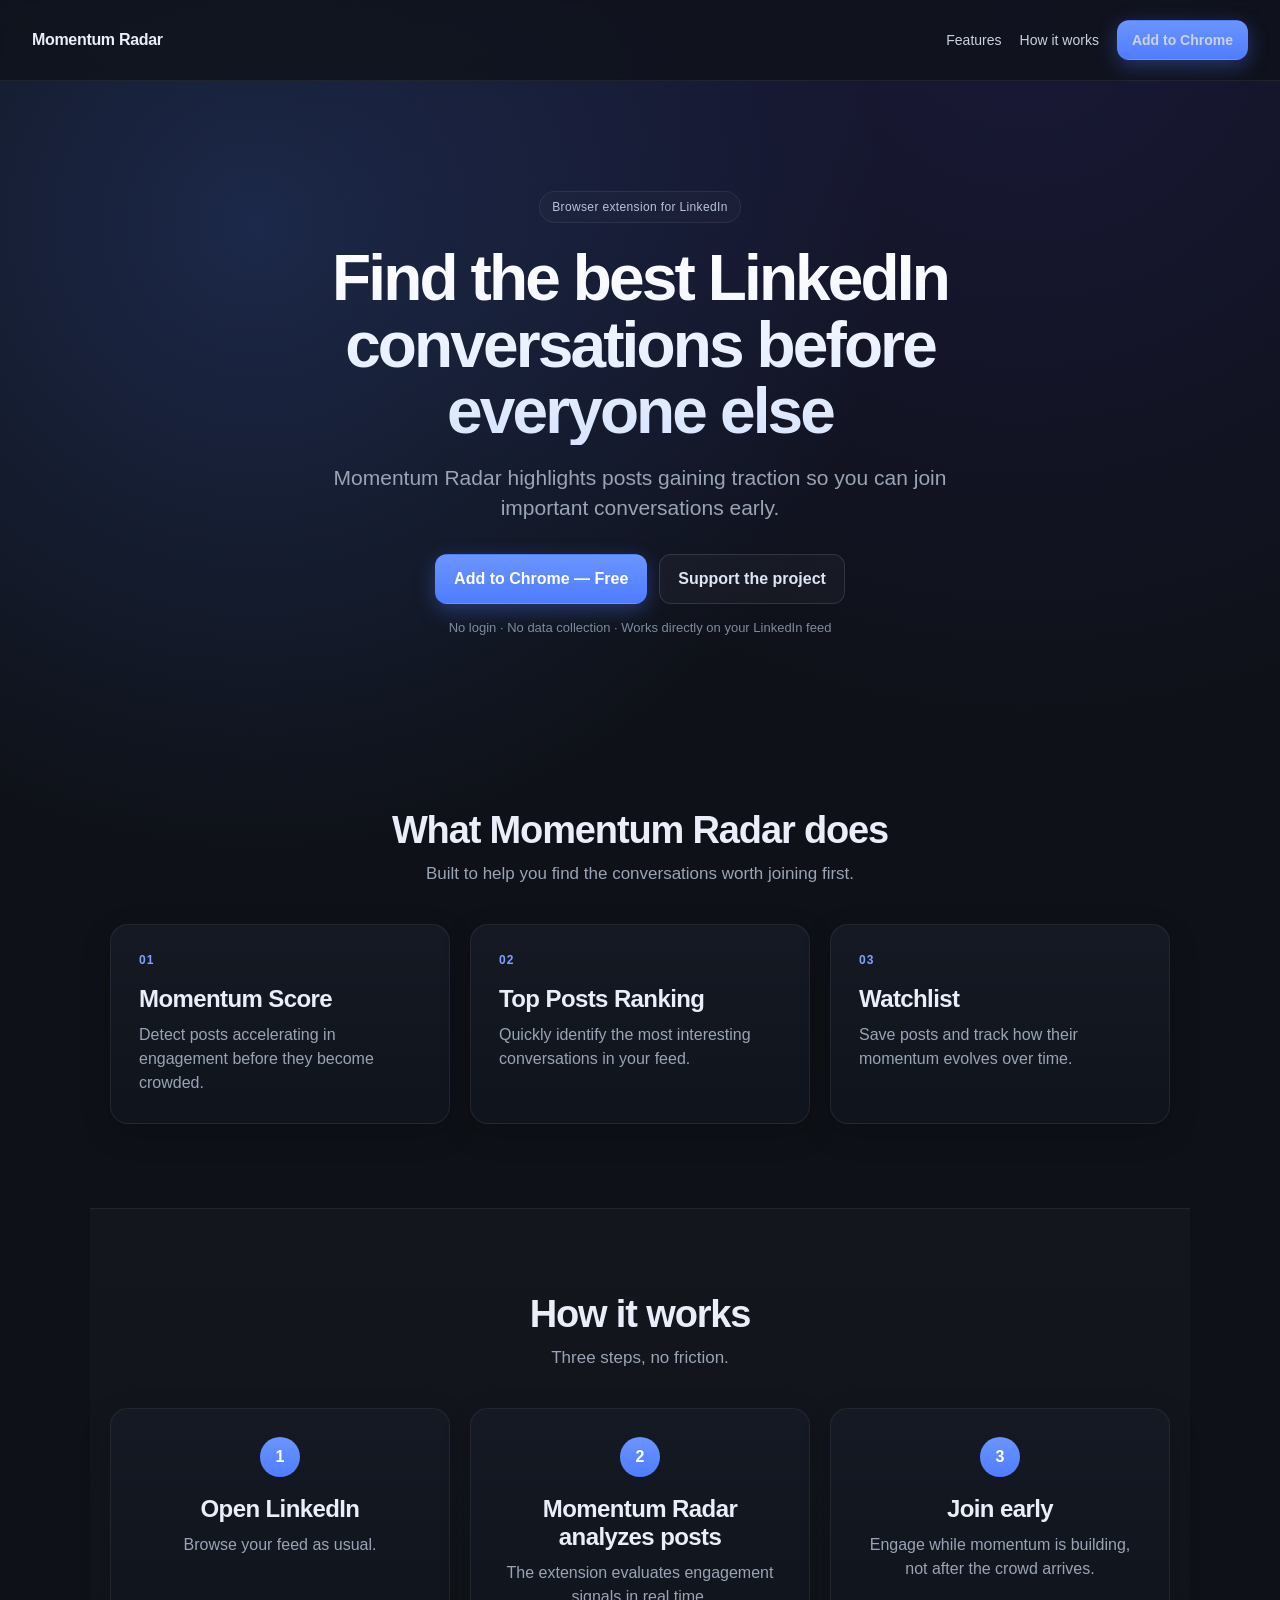
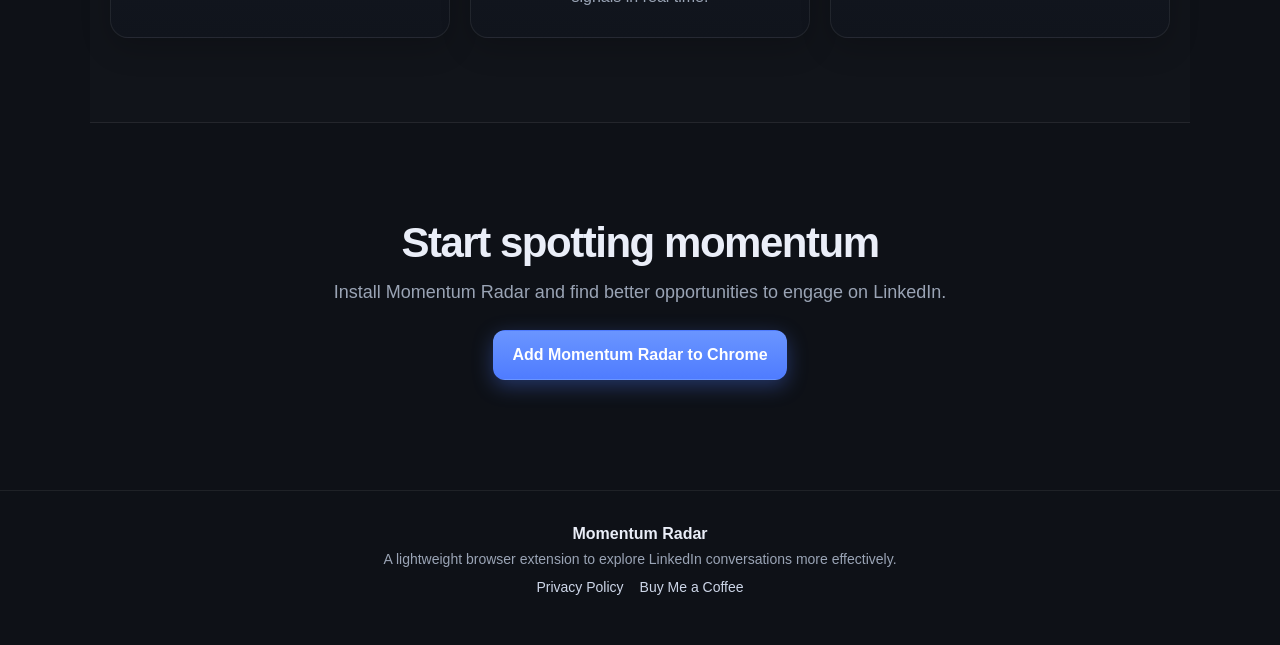
<file: index.html>
<!DOCTYPE html>
<html lang="en">
<head>
  <meta charset="UTF-8">
  <meta name="viewport" content="width=device-width, initial-scale=1.0">
  <title>Momentum Radar</title>
  <meta name="description" content="Momentum Radar helps you spot high-momentum LinkedIn conversations early.">
  <link rel="stylesheet" href="style.css">
</head>
<body>
  <header class="nav">
    <div class="logo">Momentum Radar</div>
    <nav class="nav-links">
      <a href="#features">Features</a>
      <a href="#how">How it works</a>
      <a class="btn btn-nav btn-primary" href="#">Add to Chrome</a>
    </nav>
  </header>

  <main>
    <section class="hero">
      <div class="hero-inner">
        <div class="eyebrow">Browser extension for LinkedIn</div>
        <h1>Find the best LinkedIn conversations before everyone else</h1>
        <p class="sub">
          Momentum Radar highlights posts gaining traction so you can join important conversations early.
        </p>

        <div class="cta">
          <a class="btn btn-primary btn-large" href="#">Add to Chrome — Free</a>
          <a class="btn btn-secondary btn-large" href="https://buymeacoffee.com/stuntm4n_mike" target="_blank" rel="noopener noreferrer">Support the project</a>
        </div>

        <div class="trust">
          No login · No data collection · Works directly on your LinkedIn feed
        </div>
      </div>
    </section>

    <section id="features" class="section">
      <div class="section-header">
        <h2>What Momentum Radar does</h2>
        <p>Built to help you find the conversations worth joining first.</p>
      </div>

      <div class="grid">
        <article class="card">
          <div class="card-kicker">01</div>
          <h3>Momentum Score</h3>
          <p>Detect posts accelerating in engagement before they become crowded.</p>
        </article>

        <article class="card">
          <div class="card-kicker">02</div>
          <h3>Top Posts Ranking</h3>
          <p>Quickly identify the most interesting conversations in your feed.</p>
        </article>

        <article class="card">
          <div class="card-kicker">03</div>
          <h3>Watchlist</h3>
          <p>Save posts and track how their momentum evolves over time.</p>
        </article>
      </div>
    </section>

    <section id="how" class="section section-alt">
      <div class="section-header">
        <h2>How it works</h2>
        <p>Three steps, no friction.</p>
      </div>

      <div class="steps">
        <article class="step">
          <div class="number">1</div>
          <h3>Open LinkedIn</h3>
          <p>Browse your feed as usual.</p>
        </article>

        <article class="step">
          <div class="number">2</div>
          <h3>Momentum Radar analyzes posts</h3>
          <p>The extension evaluates engagement signals in real time.</p>
        </article>

        <article class="step">
          <div class="number">3</div>
          <h3>Join early</h3>
          <p>Engage while momentum is building, not after the crowd arrives.</p>
        </article>
      </div>
    </section>

    <section class="cta-bottom">
      <h2>Start spotting momentum</h2>
      <p>Install Momentum Radar and find better opportunities to engage on LinkedIn.</p>
      <a class="btn btn-primary btn-large" href="#">Add Momentum Radar to Chrome</a>
    </section>
  </main>

  <footer class="footer">
    <div class="foot-logo">Momentum Radar</div>
    <div class="foot-text">
      A lightweight browser extension to explore LinkedIn conversations more effectively.
    </div>
    <div class="footer-links">
      <a href="privacy.html">Privacy Policy</a>
      <a href="https://buymeacoffee.com/stuntm4n_mike" target="_blank" rel="noopener noreferrer">Buy Me a Coffee</a>
    </div>
  </footer>

  <script src="script.js"></script>
</body>
</html>
</file>
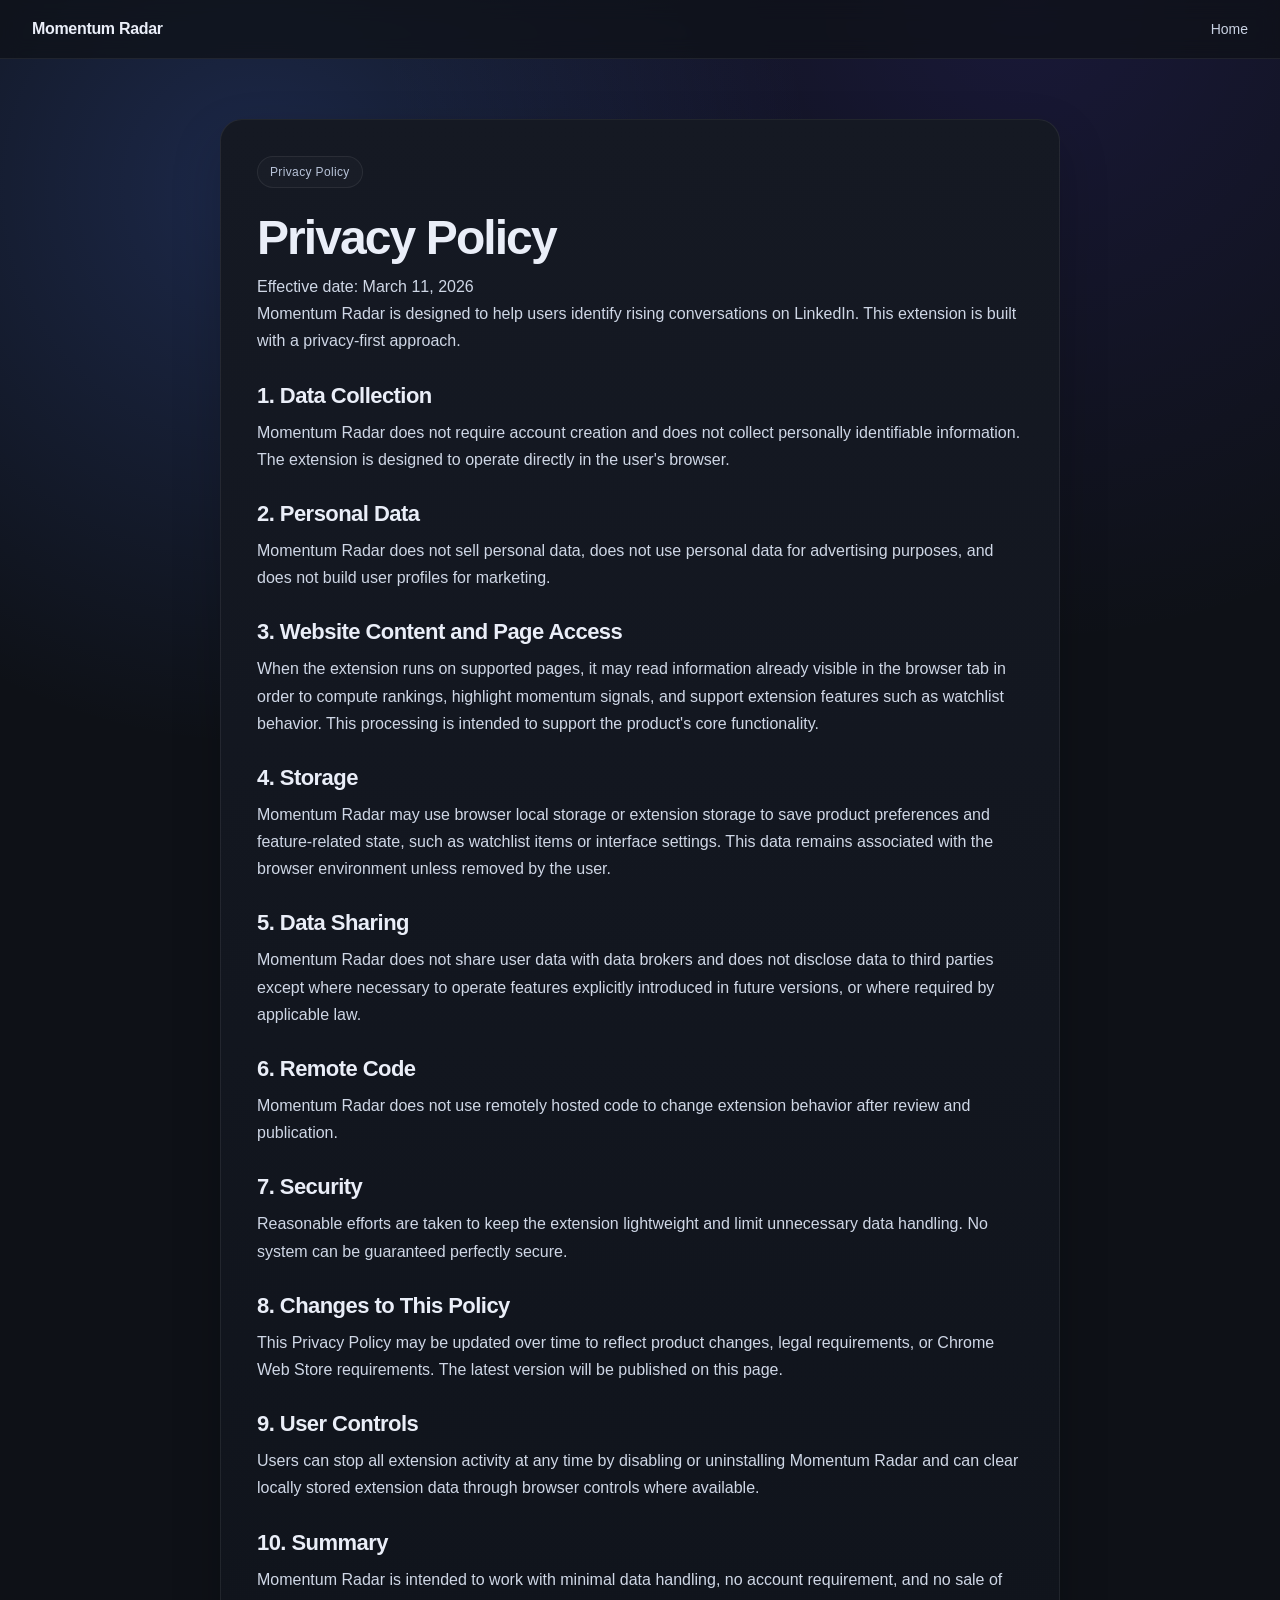
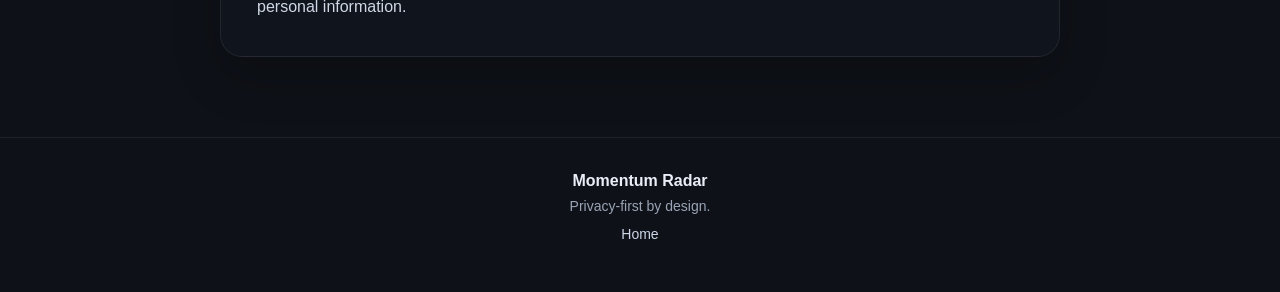
<file: privacy.html>
<!DOCTYPE html>
<html lang="en">
<head>
  <meta charset="UTF-8">
  <meta name="viewport" content="width=device-width, initial-scale=1.0">
  <title>Momentum Radar - Privacy Policy</title>
  <meta name="description" content="Privacy Policy for Momentum Radar.">
  <link rel="stylesheet" href="style.css">
</head>
<body>
  <header class="nav">
    <div class="logo">Momentum Radar</div>
    <nav class="nav-links">
      <a href="index.html">Home</a>
    </nav>
  </header>

  <main class="policy-wrap">
    <div class="policy-card">
      <div class="eyebrow">Privacy Policy</div>
      <h1>Privacy Policy</h1>
      <p class="policy-date">Effective date: March 11, 2026</p>

      <p>
        Momentum Radar is designed to help users identify rising conversations on LinkedIn.
        This extension is built with a privacy-first approach.
      </p>

      <h2>1. Data Collection</h2>
      <p>
        Momentum Radar does not require account creation and does not collect personally identifiable information.
        The extension is designed to operate directly in the user's browser.
      </p>

      <h2>2. Personal Data</h2>
      <p>
        Momentum Radar does not sell personal data, does not use personal data for advertising purposes,
        and does not build user profiles for marketing.
      </p>

      <h2>3. Website Content and Page Access</h2>
      <p>
        When the extension runs on supported pages, it may read information already visible in the browser tab
        in order to compute rankings, highlight momentum signals, and support extension features such as watchlist behavior.
        This processing is intended to support the product's core functionality.
      </p>

      <h2>4. Storage</h2>
      <p>
        Momentum Radar may use browser local storage or extension storage to save product preferences and feature-related state,
        such as watchlist items or interface settings. This data remains associated with the browser environment unless removed by the user.
      </p>

      <h2>5. Data Sharing</h2>
      <p>
        Momentum Radar does not share user data with data brokers and does not disclose data to third parties
        except where necessary to operate features explicitly introduced in future versions, or where required by applicable law.
      </p>

      <h2>6. Remote Code</h2>
      <p>
        Momentum Radar does not use remotely hosted code to change extension behavior after review and publication.
      </p>

      <h2>7. Security</h2>
      <p>
        Reasonable efforts are taken to keep the extension lightweight and limit unnecessary data handling.
        No system can be guaranteed perfectly secure.
      </p>

      <h2>8. Changes to This Policy</h2>
      <p>
        This Privacy Policy may be updated over time to reflect product changes, legal requirements, or Chrome Web Store requirements.
        The latest version will be published on this page.
      </p>

      <h2>9. User Controls</h2>
      <p>
        Users can stop all extension activity at any time by disabling or uninstalling Momentum Radar
        and can clear locally stored extension data through browser controls where available.
      </p>

      <h2>10. Summary</h2>
      <p>
        Momentum Radar is intended to work with minimal data handling, no account requirement, and no sale of personal information.
      </p>
    </div>
  </main>

  <footer class="footer">
    <div class="foot-logo">Momentum Radar</div>
    <div class="foot-text">Privacy-first by design.</div>
    <div class="footer-links">
      <a href="index.html">Home</a>
    </div>
  </footer>
</body>
</html>
</file>
<file: style.css>
:root{
  --bg:#0e1117;
  --bg-soft:#0c0f15;
  --panel:#151923;
  --panel-2:#10141c;
  --text:#eaeef8;
  --muted:#9aa4b5;
  --line:rgba(255,255,255,0.07);
  --blue:#4f7cff;
  --blue-strong:#6a95ff;
  --blue-2:#7fa2ff;
}

*{box-sizing:border-box}

html{scroll-behavior:smooth}

body{
  margin:0;
  font-family:-apple-system,BlinkMacSystemFont,"Segoe UI",Roboto,Helvetica,Arial,sans-serif;
  color:var(--text);
  background:
    radial-gradient(circle at 20% 10%, rgba(79,124,255,0.22), transparent 28%),
    radial-gradient(circle at 80% 0%, rgba(91,69,255,0.14), transparent 30%),
    var(--bg);
}

a{color:inherit}

.nav{
  display:flex;
  justify-content:space-between;
  align-items:center;
  padding:20px 32px;
  border-bottom:1px solid var(--line);
  position:sticky;
  top:0;
  backdrop-filter:blur(10px);
  background:rgba(14,17,23,0.72);
  z-index:10;
}

.logo{
  font-weight:700;
  letter-spacing:-0.02em;
}

.nav-links{
  display:flex;
  align-items:center;
  gap:18px;
}

.nav-links a{
  text-decoration:none;
  color:#c9d2e2;
  font-size:14px;
}

.hero{
  padding:110px 20px 90px;
}

.hero-inner{
  max-width:760px;
  margin:0 auto;
  text-align:center;
}

.eyebrow{
  display:inline-block;
  padding:8px 12px;
  border:1px solid var(--line);
  border-radius:999px;
  color:#b8c3d8;
  font-size:12px;
  letter-spacing:.03em;
  background:rgba(255,255,255,0.02);
  margin-bottom:22px;
}

.hero h1{
  font-size:64px;
  line-height:1.04;
  letter-spacing:-0.045em;
  margin:0 0 18px;
  background:linear-gradient(180deg,#ffffff 0%, #d8e4ff 100%);
  -webkit-background-clip:text;
  color:transparent;
}

.sub{
  max-width:680px;
  margin:0 auto 30px;
  font-size:21px;
  line-height:1.45;
  color:var(--muted);
}

.cta{
  display:flex;
  justify-content:center;
  gap:12px;
  flex-wrap:wrap;
  margin:0 0 16px;
}

.trust{
  font-size:13px;
  color:#7f8aa0;
}

.section{
  max-width:1100px;
  margin:0 auto;
  padding:84px 20px;
}

.section-alt{
  background:linear-gradient(180deg, rgba(255,255,255,0.02), rgba(255,255,255,0.01));
  border-top:1px solid var(--line);
  border-bottom:1px solid var(--line);
}

.section-header{
  max-width:700px;
  margin:0 auto 40px;
  text-align:center;
}

.section-header h2{
  margin:0 0 12px;
  font-size:38px;
  letter-spacing:-0.03em;
}

.section-header p{
  margin:0;
  font-size:17px;
  color:var(--muted);
}

.grid,
.steps{
  display:grid;
  grid-template-columns:repeat(3, minmax(0,1fr));
  gap:20px;
}

.card,
.step{
  background:linear-gradient(180deg,var(--panel),var(--panel-2));
  border:1px solid var(--line);
  border-radius:18px;
  padding:28px;
  box-shadow:0 10px 30px rgba(0,0,0,0.18);
}

.card-kicker{
  font-size:12px;
  color:var(--blue-2);
  font-weight:700;
  letter-spacing:.08em;
  margin-bottom:18px;
}

.card h3,
.step h3{
  margin:0 0 10px;
  font-size:24px;
  letter-spacing:-0.025em;
}

.card p,
.step p{
  margin:0;
  color:var(--muted);
  line-height:1.5;
  font-size:16px;
}

.step{
  text-align:center;
}

.number{
  width:40px;
  height:40px;
  border-radius:50%;
  display:flex;
  align-items:center;
  justify-content:center;
  background:linear-gradient(180deg, var(--blue-strong), var(--blue));
  color:white;
  font-weight:700;
  margin:0 auto 18px;
}

.cta-bottom{
  text-align:center;
  padding:96px 20px 110px;
  max-width:760px;
  margin:0 auto;
}

.cta-bottom h2{
  margin:0 0 12px;
  font-size:42px;
  letter-spacing:-0.035em;
}

.cta-bottom p{
  margin:0 0 24px;
  color:var(--muted);
  font-size:18px;
  line-height:1.5;
}

.btn{
  display:inline-flex;
  align-items:center;
  justify-content:center;
  text-decoration:none;
  border-radius:12px;
  transition:transform .12s ease, opacity .12s ease, background .12s ease, box-shadow .12s ease;
  border:1px solid transparent;
  cursor:pointer;
}

.btn:hover{
  transform:translateY(-1px);
}

.btn-large{
  min-height:50px;
  padding:0 18px;
  font-size:16px;
  font-weight:600;
}

.btn-nav{
  min-height:40px;
  padding:0 14px;
  font-size:14px;
  font-weight:600;
}

.btn-primary{
  background:linear-gradient(180deg, var(--blue-strong), var(--blue));
  color:white;
  box-shadow:0 6px 20px rgba(79,124,255,0.35);
}

.btn-primary:hover{
  box-shadow:0 10px 24px rgba(79,124,255,0.42);
}

.btn-secondary{
  border-color:rgba(255,255,255,0.12);
  background:rgba(255,255,255,0.03);
  color:#dde5f4;
}

.footer{
  text-align:center;
  padding:34px 20px 50px;
  border-top:1px solid var(--line);
}

.foot-logo{
  font-weight:700;
  margin-bottom:8px;
}

.foot-text{
  color:var(--muted);
  font-size:14px;
  max-width:620px;
  margin:0 auto 12px;
}

.footer-links{
  display:flex;
  justify-content:center;
  gap:16px;
  flex-wrap:wrap;
}

.footer-links a{
  color:#cdd6e8;
  font-size:14px;
  text-decoration:none;
}

.policy-wrap{
  padding:60px 20px 80px;
}

.policy-card{
  max-width:840px;
  margin:0 auto;
  background:linear-gradient(180deg,var(--panel),var(--panel-2));
  border:1px solid var(--line);
  border-radius:22px;
  padding:36px;
  box-shadow:0 20px 50px rgba(0,0,0,0.2);
}

.policy-card h1{
  margin:0 0 8px;
  font-size:48px;
  letter-spacing:-0.04em;
}

.policy-date{
  margin:0 0 28px;
  color:var(--muted);
  font-size:14px;
}

.policy-card h2{
  margin:28px 0 10px;
  font-size:22px;
  letter-spacing:-0.025em;
}

.policy-card p{
  margin:0;
  color:#cfd7e6;
  line-height:1.7;
  font-size:16px;
}

@media (max-width: 900px){
  .hero h1{font-size:48px}
  .sub{font-size:18px}
  .grid,
  .steps{grid-template-columns:1fr}
  .section-header h2{font-size:32px}
  .cta-bottom h2{font-size:34px}
  .policy-card h1{font-size:38px}
}

@media (max-width: 640px){
  .nav{
    padding:16px 18px;
    gap:12px;
  }

  .nav-links{
    gap:12px;
    flex-wrap:wrap;
    justify-content:flex-end;
  }

  .hero{
    padding:84px 18px 72px;
  }

  .hero h1{
    font-size:40px;
  }

  .section{
    padding:68px 18px;
  }

  .policy-wrap{
    padding:30px 14px 60px;
  }

  .policy-card{
    padding:24px;
    border-radius:18px;
  }
}
</file>
